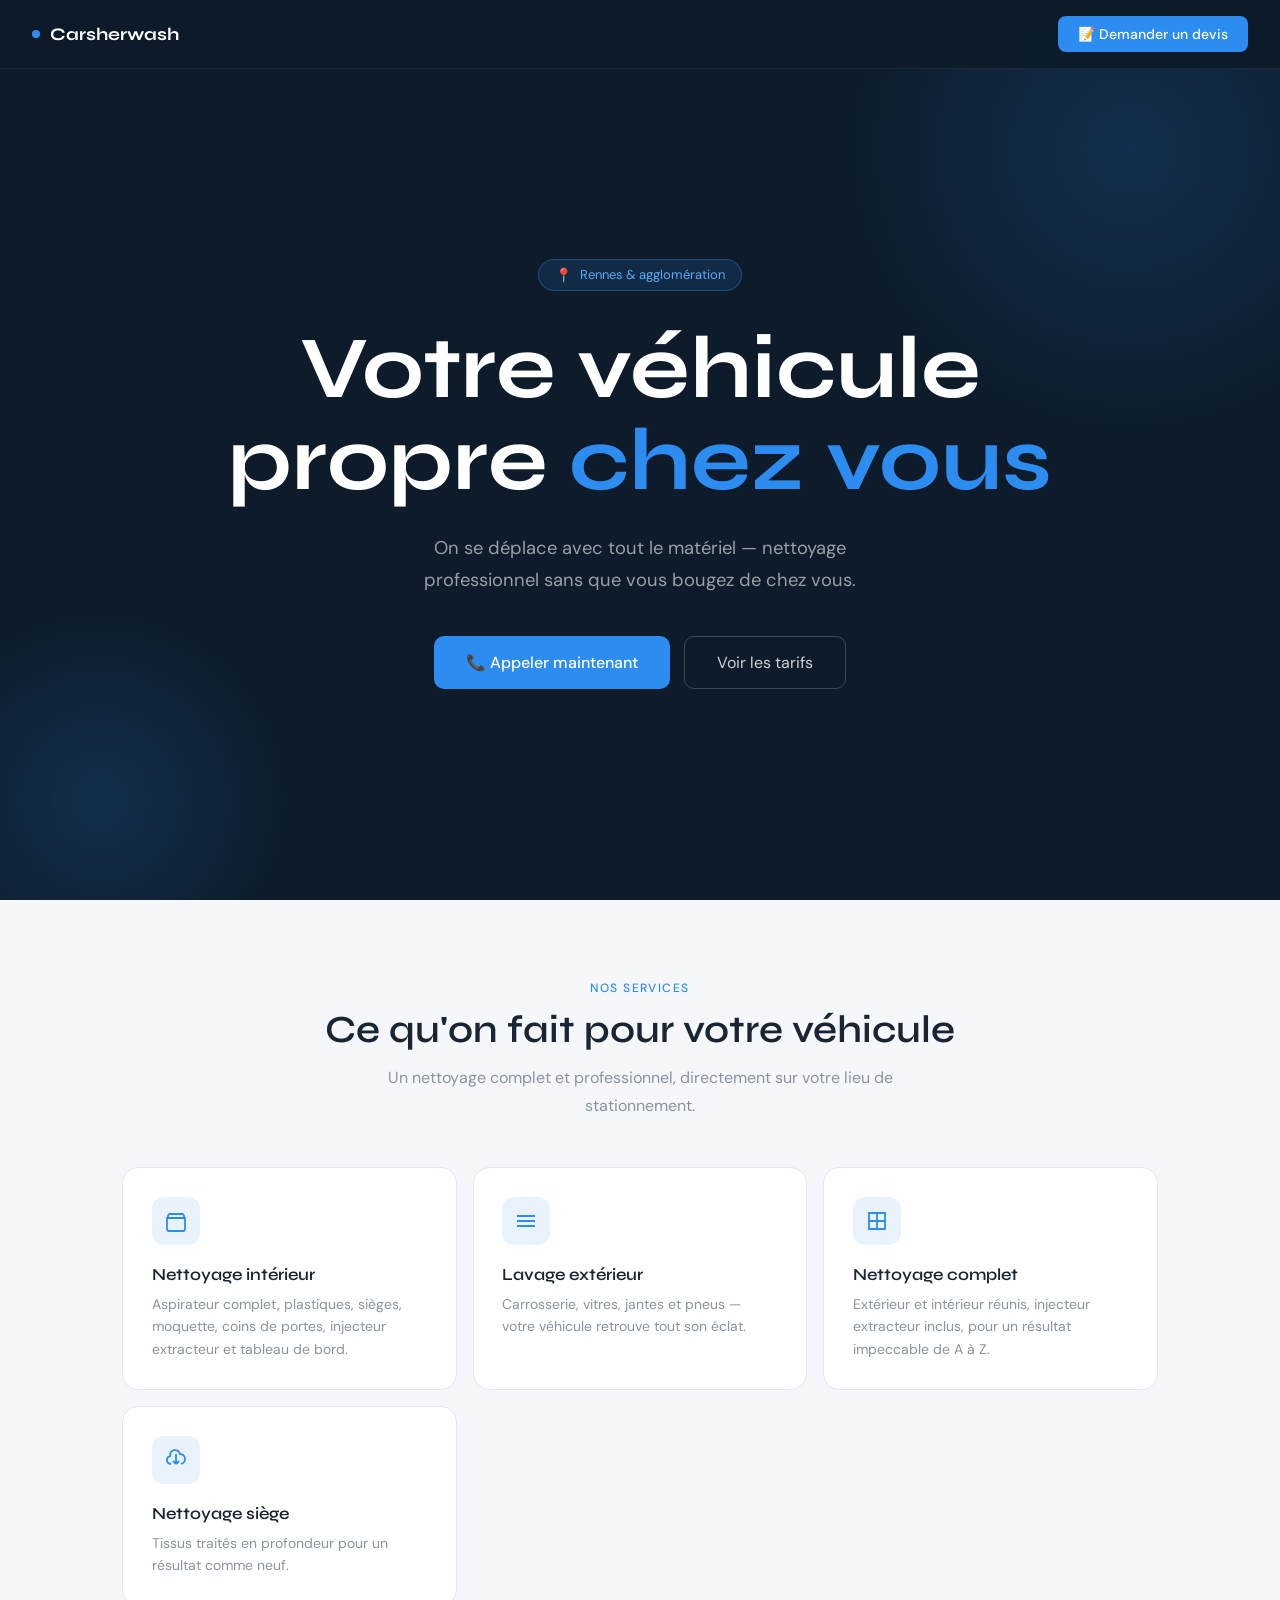
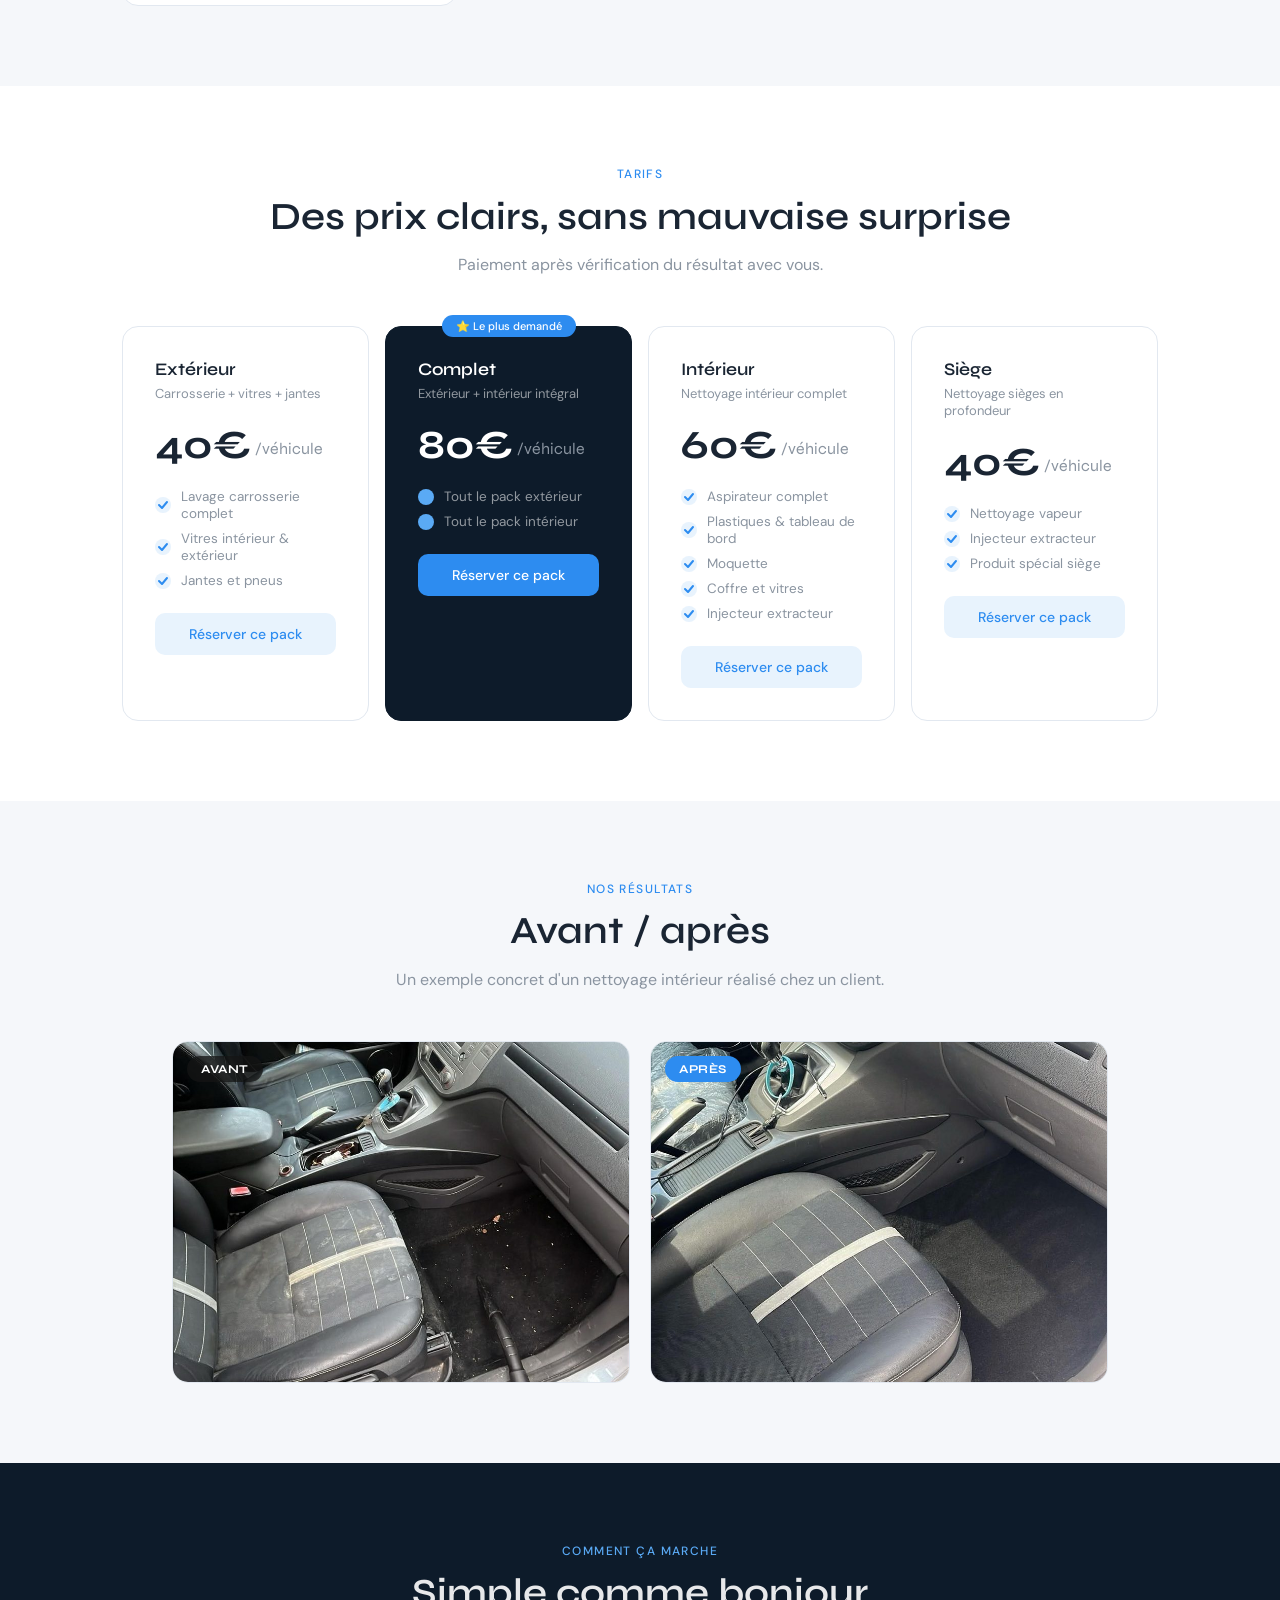
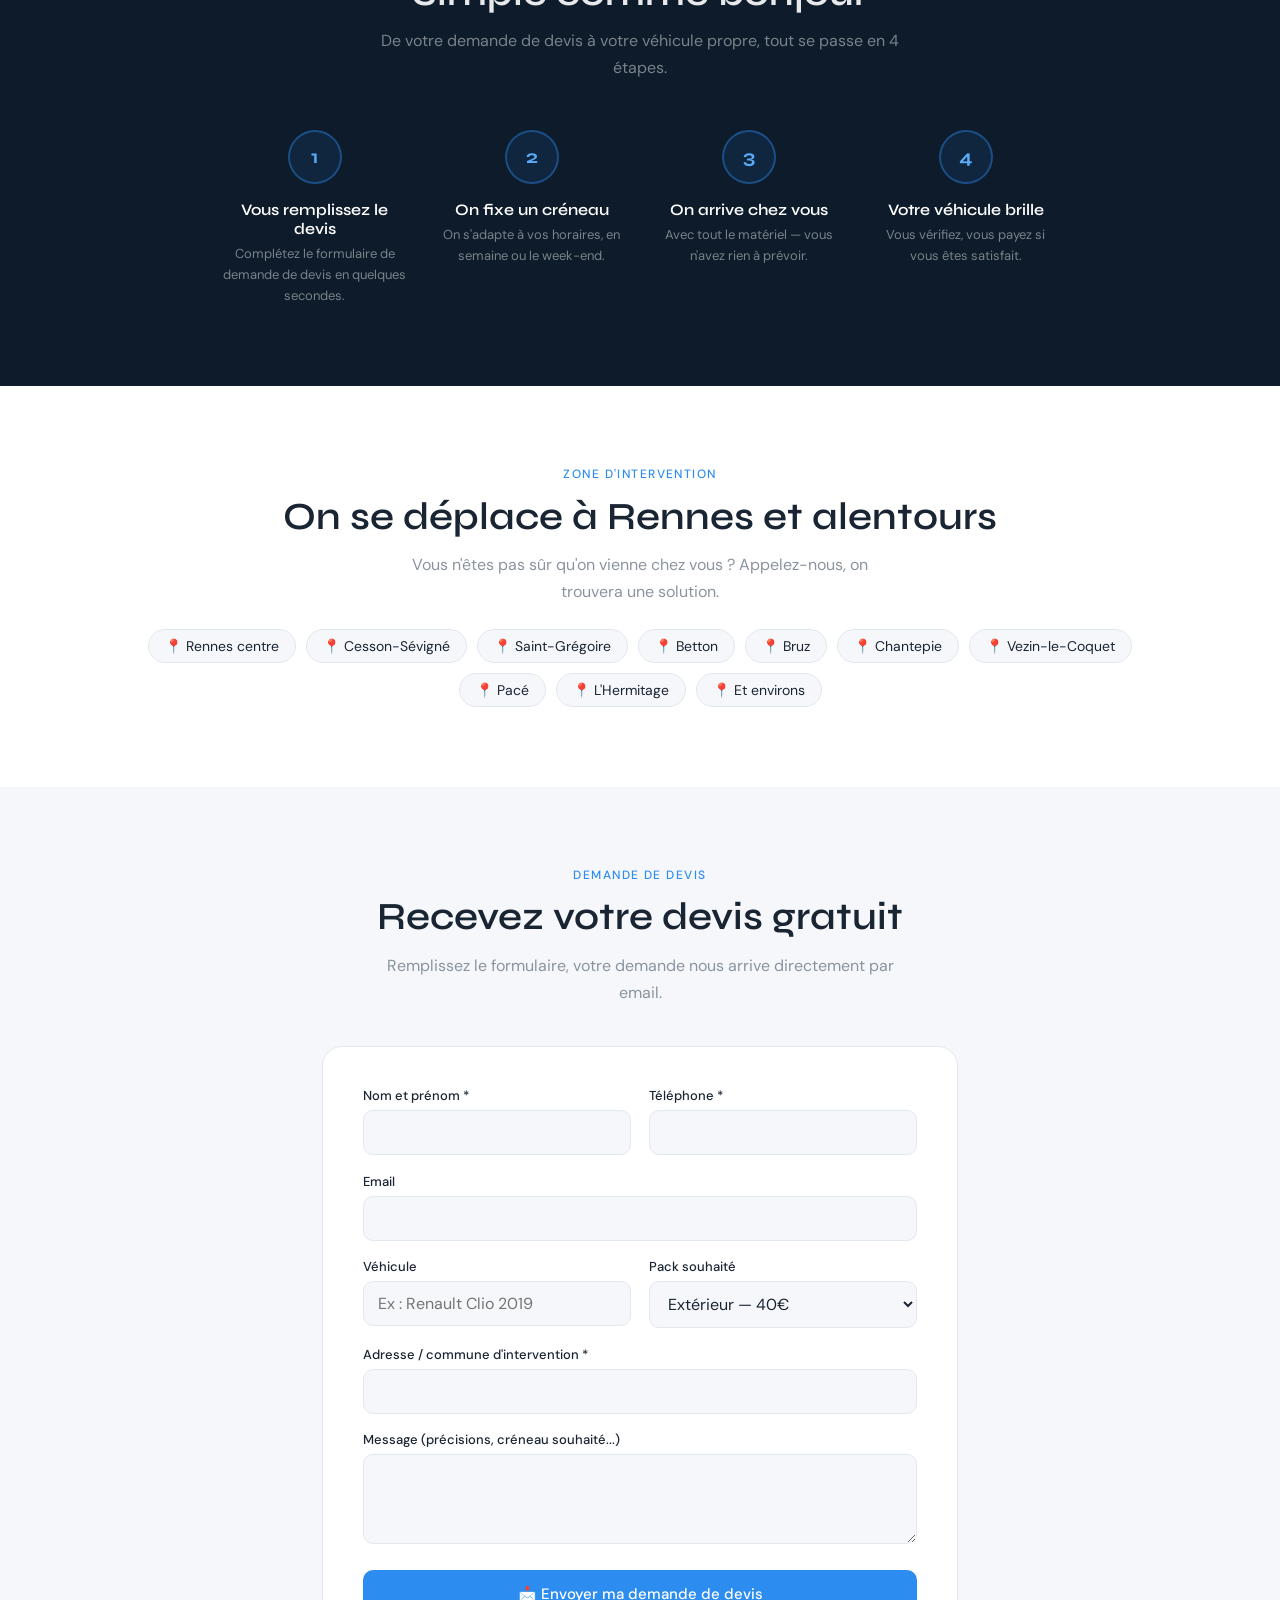
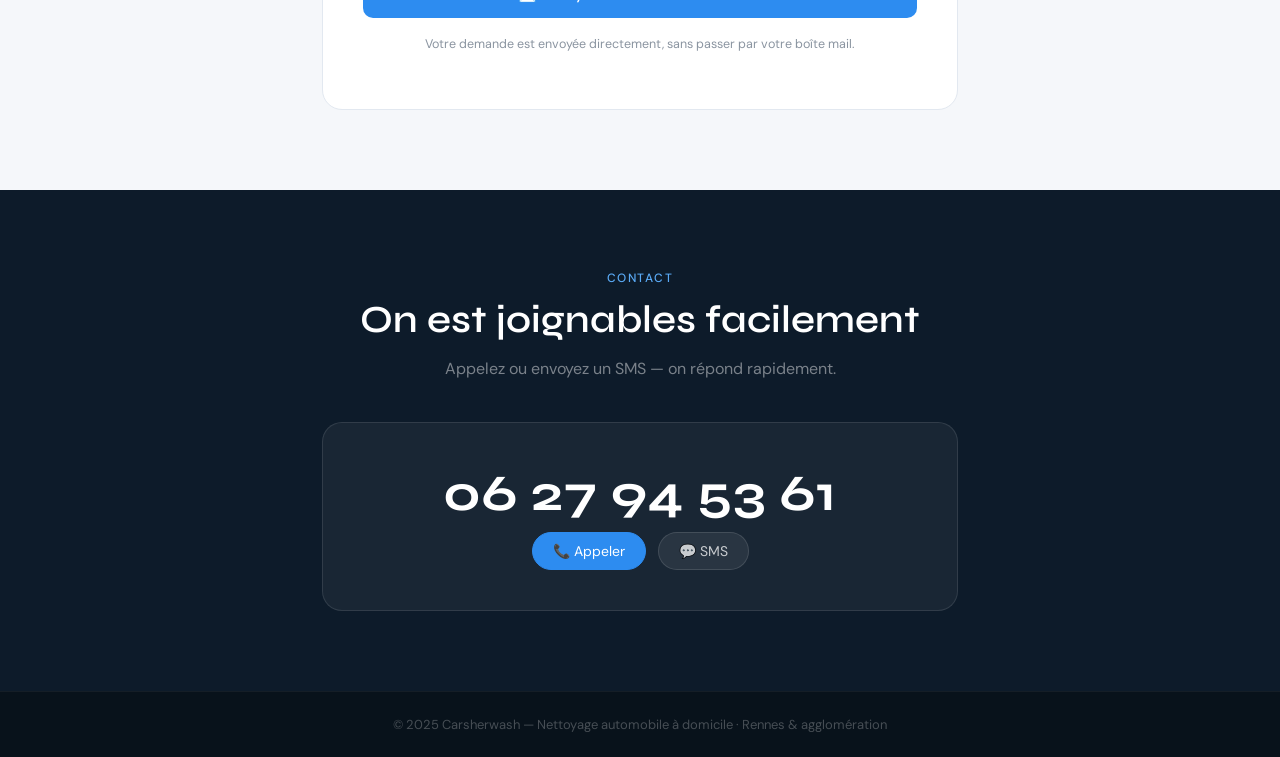
<file: index_1.html>
<!DOCTYPE html>
<html lang="fr">
<head>
<meta charset="UTF-8">
<meta name="viewport" content="width=device-width, initial-scale=1.0">
<title>Nettoyage Auto à Domicile — Rennes</title>
<link href="https://fonts.googleapis.com/css2?family=Syne:wght@400;500;600;700&family=DM+Sans:wght@300;400;500&display=swap" rel="stylesheet">
<style>
  *, *::before, *::after { box-sizing: border-box; margin: 0; padding: 0; }

  :root {
    --navy: #0d1b2a;
    --navy2: #1a2e42;
    --blue: #2d8cf0;
    --blue-light: #5aaaf5;
    --blue-pale: #e8f3fd;
    --white: #ffffff;
    --off: #f5f7fa;
    --gray: #8a94a0;
    --text: #1a2533;
    --border: #e2e8f0;
  }

  html { scroll-behavior: smooth; }

  body {
    font-family: 'DM Sans', sans-serif;
    color: var(--text);
    background: var(--white);
    overflow-x: hidden;
  }

  /* NAV */
  nav {
    position: fixed; top: 0; left: 0; right: 0; z-index: 100;
    padding: 1rem 2rem;
    display: flex; align-items: center; justify-content: space-between;
    background: rgba(13,27,42,0.95);
    backdrop-filter: blur(12px);
    border-bottom: 1px solid rgba(255,255,255,0.06);
  }
  .nav-logo {
    font-family: 'Syne', sans-serif;
    font-size: 1.1rem; font-weight: 700;
    color: var(--white);
    display: flex; align-items: center; gap: 10px;
  }
  .nav-logo .dot { width: 8px; height: 8px; border-radius: 50%; background: var(--blue); display: inline-block; }
  nav a.nav-cta {
    background: var(--blue); color: #fff;
    padding: 9px 20px; border-radius: 8px;
    text-decoration: none; font-size: 14px; font-weight: 500;
    transition: background 0.2s;
    white-space: nowrap;
  }
  nav a.nav-cta:hover { background: var(--blue-light); }
  .nav-cta .full { display: inline; }
  .nav-cta .short { display: none; }

  /* HERO */
  .hero {
    background: var(--navy);
    min-height: 100vh;
    display: flex; flex-direction: column;
    justify-content: center; align-items: center;
    text-align: center;
    padding: 8rem 2rem 5rem;
    position: relative;
    overflow: hidden;
  }
  .hero-bg-circle {
    position: absolute; border-radius: 50%;
    background: radial-gradient(circle, rgba(45,140,240,0.18) 0%, transparent 70%);
    animation: pulse 6s ease-in-out infinite;
  }
  .hero-bg-circle.c1 { width: 600px; height: 600px; top: -150px; right: -150px; }
  .hero-bg-circle.c2 { width: 400px; height: 400px; bottom: -100px; left: -100px; animation-delay: -3s; }
  @keyframes pulse { 0%,100%{transform:scale(1);opacity:1} 50%{transform:scale(1.1);opacity:0.7} }

  .hero-badge {
    display: inline-flex; align-items: center; gap: 8px;
    background: rgba(45,140,240,0.15);
    border: 1px solid rgba(45,140,240,0.35);
    color: var(--blue-light);
    font-size: 13px; padding: 6px 16px; border-radius: 30px;
    margin-bottom: 2rem;
    animation: fadeDown 0.7s ease both;
  }
  .hero-badge .pin { font-size: 14px; }

  .hero h1 {
    font-family: 'Syne', sans-serif;
    font-size: clamp(2.8rem, 7vw, 5.5rem);
    font-weight: 700; line-height: 1.05;
    color: var(--white);
    margin-bottom: 1.5rem;
    animation: fadeDown 0.7s 0.1s ease both;
  }
  .hero h1 .accent { color: var(--blue); }

  .hero-sub {
    font-size: 1.15rem; color: rgba(255,255,255,0.58);
    max-width: 500px; line-height: 1.75;
    margin-bottom: 2.5rem;
    animation: fadeDown 0.7s 0.2s ease both;
  }

  .hero-btns {
    display: flex; gap: 14px; flex-wrap: wrap; justify-content: center;
    animation: fadeDown 0.7s 0.3s ease both;
  }
  .btn-main {
    background: var(--blue); color: #fff;
    padding: 15px 32px; border-radius: 10px;
    text-decoration: none; font-size: 16px; font-weight: 500;
    transition: background 0.2s, transform 0.15s;
    display: inline-flex; align-items: center; gap: 8px;
  }
  .btn-main:hover { background: var(--blue-light); transform: translateY(-2px); }
  .btn-sec {
    background: transparent; color: rgba(255,255,255,0.8);
    padding: 15px 32px; border-radius: 10px;
    text-decoration: none; font-size: 16px; font-weight: 400;
    border: 1px solid rgba(255,255,255,0.2);
    transition: border-color 0.2s, color 0.2s;
  }
  .btn-sec:hover { border-color: rgba(255,255,255,0.5); color: #fff; }

  .hero-stats {
    display: flex; gap: 3rem; margin-top: 4rem;
    animation: fadeDown 0.7s 0.4s ease both;
  }
  .stat { text-align: center; }
  .stat-num { font-family: 'Syne', sans-serif; font-size: 1.8rem; font-weight: 700; color: #fff; }
  .stat-label { font-size: 13px; color: rgba(255,255,255,0.45); margin-top: 3px; }

  @keyframes fadeDown { from{opacity:0;transform:translateY(-16px)} to{opacity:1;transform:translateY(0)} }

  /* SECTIONS */
  .section { padding: 5rem 2rem; max-width: 1100px; margin: 0 auto; }
  .section-center { text-align: center; }
  .eyebrow {
    font-size: 12px; font-weight: 500; letter-spacing: 0.12em;
    text-transform: uppercase; color: var(--blue);
    margin-bottom: 0.7rem;
  }
  .section-title {
    font-family: 'Syne', sans-serif;
    font-size: clamp(1.6rem, 4vw, 2.4rem);
    font-weight: 600; color: var(--text);
    margin-bottom: 0.7rem; line-height: 1.2;
  }
  .section-desc {
    font-size: 1rem; color: var(--gray);
    max-width: 520px; margin: 0 auto; line-height: 1.7;
  }

  /* SERVICES */
  .services-bg { background: var(--off); }
  .services-wrap { padding: 5rem 2rem; max-width: 1100px; margin: 0 auto; }
  .services-grid {
    display: grid;
    grid-template-columns: repeat(auto-fit, minmax(280px, 1fr));
    gap: 16px; margin-top: 3rem;
  }
  .service-card {
    background: var(--white);
    border: 1px solid var(--border);
    border-radius: 16px;
    padding: 1.8rem;
    transition: transform 0.2s, box-shadow 0.2s;
    position: relative; overflow: hidden;
  }
  .service-card:hover { transform: translateY(-4px); box-shadow: 0 12px 32px rgba(45,140,240,0.1); }
  .service-card::after {
    content: ''; position: absolute; top: 0; left: 0; right: 0; height: 3px;
    background: var(--blue); transform: scaleX(0); transform-origin: left;
    transition: transform 0.3s;
  }
  .service-card:hover::after { transform: scaleX(1); }
  .svc-icon {
    width: 48px; height: 48px; border-radius: 12px;
    background: var(--blue-pale);
    display: flex; align-items: center; justify-content: center;
    margin-bottom: 1.2rem;
  }
  .svc-icon svg { width: 24px; height: 24px; stroke: var(--blue); fill: none; stroke-width: 1.8; }
  .service-card h3 { font-family: 'Syne', sans-serif; font-size: 1.05rem; font-weight: 600; margin-bottom: 0.5rem; }
  .service-card p { font-size: 14px; color: var(--gray); line-height: 1.6; }

  /* TARIFS */
  .pricing-grid {
    display: grid;
    grid-template-columns: repeat(auto-fit, minmax(240px, 1fr));
    gap: 16px; margin-top: 3rem;
  }
  .price-card {
    background: var(--white);
    border: 1px solid var(--border);
    border-radius: 16px;
    padding: 2rem;
    position: relative;
  }
  .price-card.featured {
    background: var(--navy);
    border-color: var(--navy);
    color: #fff;
  }
  .price-card.featured .price-desc,
  .price-card.featured .pli { color: rgba(255,255,255,0.55) !important; }
  .price-card.featured .pli::before { background: var(--blue-light) !important; }
  .price-card.featured .price-name { color: #fff; }
  .popular-badge {
    position: absolute; top: -12px; left: 50%; transform: translateX(-50%);
    background: var(--blue); color: #fff;
    font-size: 11px; font-weight: 500;
    padding: 4px 14px; border-radius: 30px;
    white-space: nowrap;
  }
  .price-name { font-family: 'Syne', sans-serif; font-size: 1.1rem; font-weight: 600; margin-bottom: 0.3rem; }
  .price-desc { font-size: 13px; color: var(--gray); margin-bottom: 1.2rem; }
  .price-amount { font-family: 'Syne', sans-serif; font-size: 2.5rem; font-weight: 700; margin-bottom: 1.2rem; }
  .price-amount sub { font-size: 1rem; font-weight: 400; vertical-align: middle; color: var(--gray); }
  .price-features { list-style: none; display: flex; flex-direction: column; gap: 8px; }
  .pli {
    font-size: 13.5px; color: var(--gray);
    display: flex; align-items: center; gap: 10px;
  }
  .pli::before {
    content: '';
    width: 16px; height: 16px; border-radius: 50%;
    background: var(--blue-pale);
    flex-shrink: 0;
    background-image: url("data:image/svg+xml,%3Csvg xmlns='http://www.w3.org/2000/svg' viewBox='0 0 16 16'%3E%3Cpolyline points='4,8 7,11 12,5' stroke='%232d8cf0' stroke-width='2' fill='none' stroke-linecap='round' stroke-linejoin='round'/%3E%3C/svg%3E");
  }
  .price-btn {
    display: block; text-align: center;
    margin-top: 1.5rem;
    padding: 12px; border-radius: 10px;
    font-size: 14px; font-weight: 500;
    text-decoration: none;
    background: var(--blue-pale); color: var(--blue);
    transition: background 0.2s;
  }
  .price-btn:hover { background: #d0e8fb; }
  .price-card.featured .price-btn {
    background: var(--blue); color: #fff;
  }
  .price-card.featured .price-btn:hover { background: var(--blue-light); }

  /* AVANT APRES */
  .ba-bg { background: var(--off); }
  .ba-wrap { padding: 5rem 2rem; max-width: 1000px; margin: 0 auto; }
  .ba-grid {
    display: grid;
    grid-template-columns: 1fr 1fr;
    gap: 20px;
    margin-top: 3rem;
  }
  .ba-card {
    position: relative;
    border-radius: 16px;
    overflow: hidden;
    border: 1px solid var(--border);
    background: var(--white);
  }
  .ba-card img { display: block; width: 100%; height: 340px; object-fit: cover; }
  .ba-tag {
    position: absolute; top: 14px; left: 14px;
    font-family: 'Syne', sans-serif;
    font-size: 12px; font-weight: 700; letter-spacing: 0.05em; text-transform: uppercase;
    padding: 6px 14px; border-radius: 30px;
    color: #fff;
  }
  .ba-tag.before { background: rgba(20,20,20,0.75); }
  .ba-tag.after { background: var(--blue); }

  /* PROCESS */
  .process-bg { background: var(--navy); }
  .process-wrap { padding: 5rem 2rem; max-width: 900px; margin: 0 auto; text-align: center; }
  .process-wrap .section-title,
  .process-wrap .eyebrow { color: rgba(255,255,255,0.9); }
  .process-wrap .eyebrow { color: var(--blue-light); }
  .process-wrap .section-desc { color: rgba(255,255,255,0.45); }
  .steps { display: grid; grid-template-columns: repeat(auto-fit, minmax(180px, 1fr)); gap: 2rem; margin-top: 3rem; position: relative; }
  .step {
    display: flex; flex-direction: column; align-items: center; text-align: center;
  }
  .step-num {
    width: 54px; height: 54px; border-radius: 50%;
    border: 2px solid rgba(45,140,240,0.4);
    background: rgba(45,140,240,0.1);
    display: flex; align-items: center; justify-content: center;
    font-family: 'Syne', sans-serif; font-size: 1.2rem; font-weight: 700;
    color: var(--blue-light);
    margin-bottom: 1rem;
  }
  .step h4 { font-family: 'Syne', sans-serif; font-size: 1rem; font-weight: 600; color: #fff; margin-bottom: 0.4rem; }
  .step p { font-size: 13px; color: rgba(255,255,255,0.45); line-height: 1.6; }

  /* ZONE */
  .zone-tags { display: flex; flex-wrap: wrap; gap: 10px; margin-top: 1.5rem; justify-content: center; }
  .ztag {
    background: var(--off); border: 1px solid var(--border);
    border-radius: 30px; padding: 7px 16px;
    font-size: 14px; color: var(--text);
  }

  /* DEVIS */
  .quote-section { background: var(--off); }
  .quote-wrap { padding: 5rem 2rem; max-width: 700px; margin: 0 auto; }
  .quote-form {
    background: var(--white);
    border: 1px solid var(--border);
    border-radius: 20px;
    padding: 2.5rem;
    margin-top: 2.5rem;
    display: grid;
    gap: 1.1rem;
  }
  .form-row { display: grid; grid-template-columns: 1fr 1fr; gap: 1.1rem; }
  .form-group { display: flex; flex-direction: column; gap: 6px; }
  .form-group label { font-size: 13px; font-weight: 500; color: var(--text); }
  .form-group input,
  .form-group select,
  .form-group textarea {
    font-family: 'DM Sans', sans-serif;
    font-size: 16px;
    padding: 11px 14px;
    border: 1px solid var(--border);
    border-radius: 10px;
    background: var(--off);
    color: var(--text);
    outline: none;
    transition: border-color 0.2s, background 0.2s;
  }
  .form-group input:focus,
  .form-group select:focus,
  .form-group textarea:focus {
    border-color: var(--blue);
    background: var(--white);
  }
  .form-group textarea { resize: vertical; min-height: 90px; font-family: 'DM Sans', sans-serif; }
  .quote-submit {
    margin-top: 0.5rem;
    background: var(--blue); color: #fff;
    border: none; padding: 14px; border-radius: 10px;
    font-size: 15px; font-weight: 500; font-family: 'DM Sans', sans-serif;
    cursor: pointer; transition: background 0.2s;
  }
  .quote-submit:hover { background: var(--blue-light); }
  .quote-note { font-size: 12.5px; color: var(--gray); text-align: center; }
  .quote-status { font-size: 14px; text-align: center; font-weight: 500; min-height: 0; }
  .quote-status.success { color: #1a9c5a; }
  .quote-status.error { color: #d64545; }
  .quote-submit:disabled { opacity: 0.6; cursor: not-allowed; }

  /* CONTACT */
  .contact-section { background: var(--navy); }
  .contact-wrap { padding: 5rem 2rem; max-width: 700px; margin: 0 auto; text-align: center; }
  .contact-wrap .section-title { color: #fff; }
  .contact-wrap .eyebrow { color: var(--blue-light); }
  .contact-wrap .section-desc { color: rgba(255,255,255,0.45); }
  .contact-box {
    background: rgba(255,255,255,0.05);
    border: 1px solid rgba(255,255,255,0.1);
    border-radius: 20px;
    padding: 2.5rem;
    margin-top: 2.5rem;
  }
  .phone-display {
    font-family: 'Syne', sans-serif;
    font-size: clamp(2rem, 6vw, 3.2rem);
    font-weight: 700; color: #fff;
    letter-spacing: 0.02em;
    margin-bottom: 0.5rem;
  }
  .contact-note { font-size: 14px; color: rgba(255,255,255,0.4); margin-bottom: 2rem; }
  .contact-pills { display: flex; gap: 12px; flex-wrap: wrap; justify-content: center; }
  .cpill {
    background: rgba(255,255,255,0.07);
    border: 1px solid rgba(255,255,255,0.12);
    border-radius: 30px; padding: 9px 20px;
    font-size: 14px; color: rgba(255,255,255,0.75);
    text-decoration: none;
    transition: background 0.2s;
  }
  .cpill:hover { background: rgba(255,255,255,0.12); }
  .cpill.phone { background: var(--blue); border-color: var(--blue); color: #fff; }
  .cpill.phone:hover { background: var(--blue-light); }

  /* FOOTER */
  footer {
    background: #08121b;
    padding: 1.5rem 2rem;
    text-align: center;
    font-size: 13px;
    color: rgba(255,255,255,0.25);
    border-top: 1px solid rgba(255,255,255,0.05);
  }

  /* SCROLL REVEAL */
  .reveal { opacity: 0; transform: translateY(24px); transition: opacity 0.6s ease, transform 0.6s ease; }
  .reveal.visible { opacity: 1; transform: none; }

  @media (max-width: 640px) {
    nav { padding: 0.85rem 1.1rem; }
    .nav-logo { font-size: 1rem; gap: 8px; }
    .nav-cta { padding: 8px 14px; font-size: 13px; }
    .nav-cta .full { display: none; }
    .nav-cta .short { display: inline; }

    .hero { padding: 6.5rem 1.25rem 3.5rem; }
    .hero h1 { font-size: 2.3rem; }
    .hero-sub { font-size: 1rem; }
    .btn-main, .btn-sec { padding: 13px 24px; font-size: 15px; width: 100%; justify-content: center; }
    .hero-btns { width: 100%; flex-direction: column; }

    .section, .services-wrap, .ba-wrap, .process-wrap, .quote-wrap, .contact-wrap {
      padding: 3.5rem 1.25rem;
    }
    .section-title { font-size: 1.6rem; }
    .section-desc { font-size: 14.5px; }

    .service-card { padding: 1.4rem; }
    .price-card { padding: 1.5rem; }
    .price-amount { font-size: 2.1rem; }

    .ba-grid { grid-template-columns: 1fr; }
    .ba-card img { height: 260px; }

    .quote-form { padding: 1.5rem; }
    .form-row { grid-template-columns: 1fr; }

    .contact-box { padding: 1.75rem; }
    .phone-display { font-size: 2rem; }
    .cpill { padding: 10px 18px; font-size: 14px; }
  }
</style>
</head>
<body>

<!-- NAV -->
<nav>
  <div class="nav-logo"><span class="dot"></span> Carsherwash</div>
  <a href="#devis" class="nav-cta">📝 <span class="full">Demander un devis</span><span class="short">Devis</span></a>
</nav>

<!-- HERO -->
<section class="hero">
  <div class="hero-bg-circle c1"></div>
  <div class="hero-bg-circle c2"></div>
  <div class="hero-badge"><span class="pin">📍</span> Rennes & agglomération</div>
  <h1>Votre véhicule<br>propre <span class="accent">chez vous</span></h1>
  <p class="hero-sub">On se déplace avec tout le matériel — nettoyage professionnel sans que vous bougez de chez vous.</p>
  <div class="hero-btns">
    <a href="tel:0627945361" class="btn-main">📞 Appeler maintenant</a>
    <a href="#tarifs" class="btn-sec">Voir les tarifs</a>
  </div>

</section>

<!-- SERVICES -->
<div class="services-bg">
  <div class="services-wrap">
    <div class="section-center reveal">
      <div class="eyebrow">Nos services</div>
      <h2 class="section-title">Ce qu'on fait pour votre véhicule</h2>
      <p class="section-desc">Un nettoyage complet et professionnel, directement sur votre lieu de stationnement.</p>
    </div>
    <div class="services-grid">
      <div class="service-card reveal">
        <div class="svc-icon"><svg viewBox="0 0 24 24"><path d="M20 9V7a2 2 0 00-2-2H6a2 2 0 00-2 2v2M3 9h18v11a2 2 0 01-2 2H5a2 2 0 01-2-2V9z"/></svg></div>
        <h3>Nettoyage intérieur</h3>
        <p>Aspirateur complet, plastiques, sièges, moquette, coins de portes, injecteur extracteur et tableau de bord.</p>
      </div>
      <div class="service-card reveal">
        <div class="svc-icon"><svg viewBox="0 0 24 24"><path d="M3 7h18M3 12h18M3 17h18"/></svg></div>
        <h3>Lavage extérieur</h3>
        <p>Carrosserie, vitres, jantes et pneus — votre véhicule retrouve tout son éclat.</p>
      </div>
      <div class="service-card reveal">
        <div class="svc-icon"><svg viewBox="0 0 24 24"><path d="M4 4h16v16H4z"/><path d="M4 12h16M12 4v16"/></svg></div>
        <h3>Nettoyage complet</h3>
        <p>Extérieur et intérieur réunis, injecteur extracteur inclus, pour un résultat impeccable de A à Z.</p>
      </div>
      <div class="service-card reveal">
        <div class="svc-icon"><svg viewBox="0 0 24 24"><path d="M7 16a4 4 0 01-.88-7.903A5 5 0 1115.9 6L16 6a5 5 0 011 9.9M15 13l-3 3m0 0l-3-3m3 3V6"/></svg></div>
        <h3>Nettoyage siège</h3>
        <p>Tissus traités en profondeur pour un résultat comme neuf.</p>
      </div>
    </div>
  </div>
</div>

<!-- TARIFS -->
<section class="section" id="tarifs">
  <div class="section-center reveal">
    <div class="eyebrow">Tarifs</div>
    <h2 class="section-title">Des prix clairs, sans mauvaise surprise</h2>
    <p class="section-desc">Paiement après vérification du résultat avec vous.</p>
  </div>
  <div class="pricing-grid">
    <div class="price-card reveal">
      <div class="price-name">Extérieur</div>
      <div class="price-desc">Carrosserie + vitres + jantes</div>
      <div class="price-amount">40€<sub> /véhicule</sub></div>
      <ul class="price-features">
        <li class="pli">Lavage carrosserie complet</li>
        <li class="pli">Vitres intérieur & extérieur</li>
        <li class="pli">Jantes et pneus</li>
      </ul>
      <a href="#devis" class="price-btn" data-pack="Extérieur (40€)">Réserver ce pack</a>
    </div>
    <div class="price-card featured reveal">
      <div class="popular-badge">⭐ Le plus demandé</div>
      <div class="price-name">Complet</div>
      <div class="price-desc">Extérieur + intérieur intégral</div>
      <div class="price-amount">80€<sub> /véhicule</sub></div>
      <ul class="price-features">
        <li class="pli">Tout le pack extérieur</li>
        <li class="pli">Tout le pack intérieur</li>
      </ul>
      <a href="#devis" class="price-btn" data-pack="Complet (80€)">Réserver ce pack</a>
    </div>
    <div class="price-card reveal">
      <div class="price-name">Intérieur</div>
      <div class="price-desc">Nettoyage intérieur complet</div>
      <div class="price-amount">60€<sub> /véhicule</sub></div>
      <ul class="price-features">
        <li class="pli">Aspirateur complet</li>
        <li class="pli">Plastiques & tableau de bord</li>
        <li class="pli">Moquette</li>
        <li class="pli">Coffre et vitres</li>
        <li class="pli">Injecteur extracteur</li>
      </ul>
      <a href="#devis" class="price-btn" data-pack="Intérieur (60€)">Réserver ce pack</a>
    </div>
    <div class="price-card reveal">
      <div class="price-name">Siège</div>
      <div class="price-desc">Nettoyage sièges en profondeur</div>
      <div class="price-amount">40€<sub> /véhicule</sub></div>
      <ul class="price-features">
        <li class="pli">Nettoyage vapeur</li>
        <li class="pli">Injecteur extracteur</li>
        <li class="pli">Produit spécial siège</li>
      </ul>
      <a href="#devis" class="price-btn" data-pack="Siège (40€)">Réserver ce pack</a>
    </div>
  </div>
</section>

<!-- AVANT APRES -->
<div class="ba-bg">
  <div class="ba-wrap">
    <div class="section-center reveal">
      <div class="eyebrow">Nos résultats</div>
      <h2 class="section-title">Avant / après</h2>
      <p class="section-desc">Un exemple concret d'un nettoyage intérieur réalisé chez un client.</p>
    </div>
    <div class="ba-grid">
      <div class="ba-card reveal">
        <span class="ba-tag before">Avant</span>
        <img src="avant-nettoyage.jpg" alt="Intérieur du véhicule avant nettoyage">
      </div>
      <div class="ba-card reveal">
        <span class="ba-tag after">Après</span>
        <img src="apres-nettoyage.jpg" alt="Intérieur du véhicule après nettoyage">
      </div>
    </div>
  </div>
</div>

<!-- PROCESS -->
<div class="process-bg">
  <div class="process-wrap">
    <div class="eyebrow">Comment ça marche</div>
    <h2 class="section-title">Simple comme bonjour</h2>
    <p class="section-desc">De votre demande de devis à votre véhicule propre, tout se passe en 4 étapes.</p>
    <div class="steps">
      <div class="step reveal"><div class="step-num">1</div><h4>Vous remplissez le devis</h4><p>Complétez le formulaire de demande de devis en quelques secondes.</p></div>
      <div class="step reveal"><div class="step-num">2</div><h4>On fixe un créneau</h4><p>On s'adapte à vos horaires, en semaine ou le week-end.</p></div>
      <div class="step reveal"><div class="step-num">3</div><h4>On arrive chez vous</h4><p>Avec tout le matériel — vous n'avez rien à prévoir.</p></div>
      <div class="step reveal"><div class="step-num">4</div><h4>Votre véhicule brille</h4><p>Vous vérifiez, vous payez si vous êtes satisfait.</p></div>
    </div>
  </div>
</div>

<!-- ZONE -->
<section class="section section-center" id="zone">
  <div class="reveal">
    <div class="eyebrow">Zone d'intervention</div>
    <h2 class="section-title">On se déplace à Rennes et alentours</h2>
    <p class="section-desc">Vous n'êtes pas sûr qu'on vienne chez vous ? Appelez-nous, on trouvera une solution.</p>
  </div>
  <div class="zone-tags reveal">
    <span class="ztag">📍 Rennes centre</span>
    <span class="ztag">📍 Cesson-Sévigné</span>
    <span class="ztag">📍 Saint-Grégoire</span>
    <span class="ztag">📍 Betton</span>
    <span class="ztag">📍 Bruz</span>
    <span class="ztag">📍 Chantepie</span>
    <span class="ztag">📍 Vezin-le-Coquet</span>
    <span class="ztag">📍 Pacé</span>
    <span class="ztag">📍 L'Hermitage</span>
    <span class="ztag">📍 Et environs</span>
  </div>
</section>

<!-- DEVIS -->
<div class="quote-section" id="devis">
  <div class="quote-wrap">
    <div class="section-center reveal">
      <div class="eyebrow">Demande de devis</div>
      <h2 class="section-title">Recevez votre devis gratuit</h2>
      <p class="section-desc">Remplissez le formulaire, votre demande nous arrive directement par email.</p>
    </div>
    <form class="quote-form reveal" id="quoteForm">
      <input type="hidden" name="access_key" value="afc35790-f49b-4881-8123-2294239f941c">
      <input type="hidden" name="subject" value="Nouvelle demande de devis — Carsherwash">
      <input type="checkbox" name="botcheck" style="display:none" tabindex="-1" autocomplete="off">
      <div class="form-row">
        <div class="form-group">
          <label for="q-name">Nom et prénom *</label>
          <input type="text" id="q-name" required>
        </div>
        <div class="form-group">
          <label for="q-phone">Téléphone *</label>
          <input type="tel" id="q-phone" required>
        </div>
      </div>
      <div class="form-group">
        <label for="q-email">Email</label>
        <input type="email" id="q-email">
      </div>
      <div class="form-row">
        <div class="form-group">
          <label for="q-vehicle">Véhicule</label>
          <input type="text" id="q-vehicle" placeholder="Ex : Renault Clio 2019">
        </div>
        <div class="form-group">
          <label for="q-pack">Pack souhaité</label>
          <select id="q-pack">
            <option value="Extérieur (40€)">Extérieur — 40€</option>
            <option value="Complet (80€)">Complet — 80€</option>
            <option value="Intérieur (60€)">Intérieur — 60€</option>
            <option value="Siège (40€)">Siège — 40€</option>
            <option value="Je ne sais pas encore">Je ne sais pas encore</option>
          </select>
        </div>
      </div>
      <div class="form-group">
        <label for="q-address">Adresse / commune d'intervention *</label>
        <input type="text" id="q-address" required>
      </div>
      <div class="form-group">
        <label for="q-message">Message (précisions, créneau souhaité...)</label>
        <textarea id="q-message"></textarea>
      </div>
      <button type="submit" class="quote-submit" id="quoteSubmitBtn">📩 Envoyer ma demande de devis</button>
      <p class="quote-note" id="quoteNote">Votre demande est envoyée directement, sans passer par votre boîte mail.</p>
      <p class="quote-status" id="quoteStatus"></p>
    </form>
  </div>
</div>

<!-- CONTACT -->
<div class="contact-section">
  <div class="contact-wrap">
    <div class="eyebrow">Contact</div>
    <h2 class="section-title">On est joignables facilement</h2>
    <p class="section-desc">Appelez ou envoyez un SMS — on répond rapidement.</p>
    <div class="contact-box reveal">
      <div class="phone-display">06 27 94 53 61</div>
      <div class="contact-pills">
        <a href="tel:0627945361" class="cpill phone">📞 Appeler</a>
        <a href="sms:0627945361" class="cpill">💬 SMS</a>
      </div>
    </div>
  </div>
</div>

<!-- FOOTER -->
<footer>
  <p>© 2025 Carsherwash — Nettoyage automobile à domicile · Rennes & agglomération</p>
</footer>

<script>
  document.querySelectorAll('.price-btn[data-pack]').forEach(btn => {
    btn.addEventListener('click', () => {
      const packSelect = document.getElementById('q-pack');
      if (packSelect) packSelect.value = btn.getAttribute('data-pack');
    });
  });

  const quoteForm = document.getElementById('quoteForm');
  const submitBtn = document.getElementById('quoteSubmitBtn');
  const statusEl = document.getElementById('quoteStatus');

  quoteForm.addEventListener('submit', async (e) => {
    e.preventDefault();

    const accessKey = quoteForm.querySelector('[name="access_key"]').value;
    if (accessKey === 'COLLE_TA_CLE_WEB3FORMS_ICI') {
      statusEl.textContent = "Configuration en attente : la clé d'envoi n'a pas encore été renseignée.";
      statusEl.className = 'quote-status error';
      return;
    }

    const name = document.getElementById('q-name').value.trim();
    const phone = document.getElementById('q-phone').value.trim();
    const email = document.getElementById('q-email').value.trim();
    const vehicle = document.getElementById('q-vehicle').value.trim();
    const pack = document.getElementById('q-pack').value;
    const address = document.getElementById('q-address').value.trim();
    const message = document.getElementById('q-message').value.trim();

    const payload = {
      access_key: accessKey,
      subject: `Demande de devis — ${name}`,
      from_name: 'Formulaire Carsherwash',
      Nom: name,
      Téléphone: phone,
      Email: email || 'Non renseigné',
      Véhicule: vehicle || 'Non renseigné',
      'Pack souhaité': pack,
      'Adresse / commune': address,
      Message: message || 'Aucun message'
    };

    submitBtn.disabled = true;
    submitBtn.textContent = 'Envoi en cours...';
    statusEl.textContent = '';
    statusEl.className = 'quote-status';

    try {
      const response = await fetch('https://api.web3forms.com/submit', {
        method: 'POST',
        headers: { 'Content-Type': 'application/json', Accept: 'application/json' },
        body: JSON.stringify(payload)
      });
      const result = await response.json();

      if (result.success) {
        statusEl.textContent = '✅ Votre demande a bien été envoyée. On vous recontacte rapidement.';
        statusEl.className = 'quote-status success';
        quoteForm.reset();
      } else {
        throw new Error(result.message || 'Erreur inconnue');
      }
    } catch (err) {
      statusEl.textContent = "❌ L'envoi a échoué. Vous pouvez nous appeler directement au 06 27 94 53 61.";
      statusEl.className = 'quote-status error';
    } finally {
      submitBtn.disabled = false;
      submitBtn.textContent = '📩 Envoyer ma demande de devis';
    }
  });

  const reveals = document.querySelectorAll('.reveal');
  const obs = new IntersectionObserver((entries) => {
    entries.forEach((e, i) => {
      if (e.isIntersecting) {
        setTimeout(() => e.target.classList.add('visible'), i * 60);
        obs.unobserve(e.target);
      }
    });
  }, { threshold: 0.1 });
  reveals.forEach(r => obs.observe(r));
</script>
</body>
</html>
</file>
